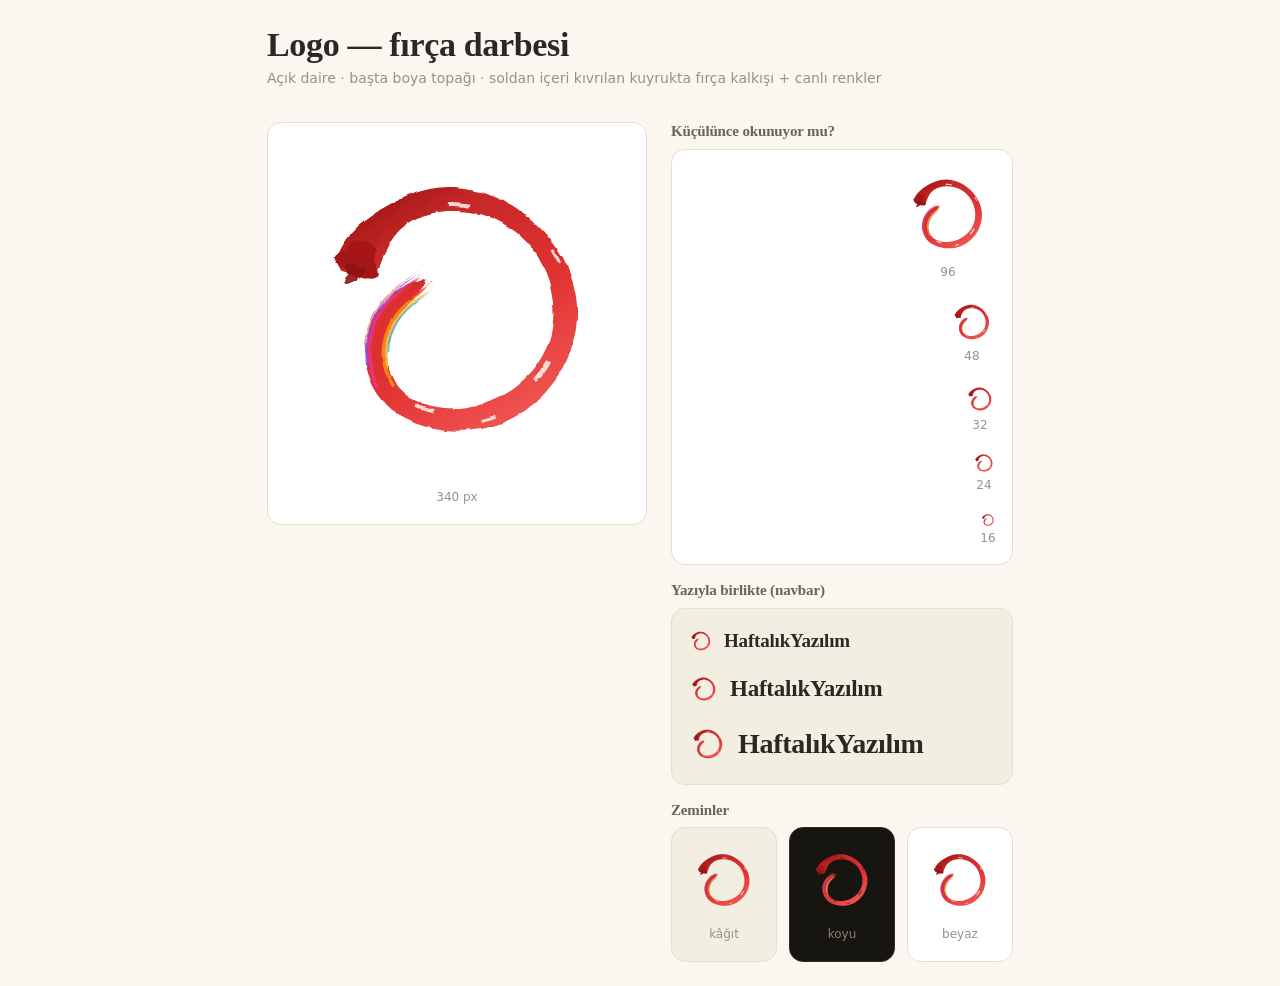
<file: src/HaftalikYazilim.Web/wwwroot/logo.html>
<!DOCTYPE html>
<html lang="tr">
<head>
  <meta charset="UTF-8" />
  <meta name="viewport" content="width=device-width, initial-scale=1" />
  <title>Logo önizleme — HaftalıkYazılım</title>
  <link rel="stylesheet" href="assets/css/theme.css" />
  <link rel="stylesheet" href="assets/css/site.css" />
  <style>
    /* Bu sayfa SADECE tasarım denemesi içindir; logo kesinleşince silinebilir. */
    .wrap { max-width: 1100px; margin: 0 auto; padding: var(--space-5) var(--space-4); }
    .cols { display: grid; grid-template-columns: 380px 1fr; gap: var(--space-5); align-items: start; }
    .tile { background: #fff; border: 1px solid var(--border); border-radius: var(--radius);
            padding: var(--space-4); display: flex; flex-direction: column; align-items: center; gap: var(--space-2); }
    .tile.dark { background: #17150f; border-color: #322d22; color: #ece7db; }
    .tile.paper { background: #f3eee2; }
    .cap { font-size: 12px; color: var(--text-faint); }
    .tile.dark .cap { color: #877d6f; }
    .sizes { display: flex; align-items: flex-end; gap: var(--space-4); flex-wrap: wrap; justify-content: center; }
    .lockup { display: inline-flex; align-items: center; gap: 10px; }
    .word { font-family: var(--font-serif); font-weight: 600; letter-spacing: -0.01em; }
    .stack2 { display: flex; flex-direction: column; gap: var(--space-4); }
    h2 { font-size: 15px; margin: 0 0 var(--space-2); color: var(--text-soft); }
  </style>
</head>
<body>
  <div class="wrap stack2">
    <div>
      <h1 style="margin:0">Logo — fırça darbesi</h1>
      <p class="cap" style="font-size:14px">Açık daire · başta boya topağı · soldan içeri kıvrılan kuyrukta fırça kalkışı + canlı renkler</p>
    </div>

    <div class="cols">
      <!-- Büyük -->
      <div class="tile"><img src="assets/img/logo.svg" width="340" height="340" alt="" /><span class="cap">340 px</span></div>

      <div class="stack2">
        <!-- Küçük boyutlar -->
        <div>
          <h2>Küçülünce okunuyor mu?</h2>
          <div class="tile sizes">
            <div style="text-align:center"><img src="assets/img/logo.svg" width="96" height="96" alt="" /><div class="cap">96</div></div>
            <div style="text-align:center"><img src="assets/img/logo.svg" width="48" height="48" alt="" /><div class="cap">48</div></div>
            <div style="text-align:center"><img src="assets/img/logo.svg" width="32" height="32" alt="" /><div class="cap">32</div></div>
            <div style="text-align:center"><img src="assets/img/logo.svg" width="24" height="24" alt="" /><div class="cap">24</div></div>
            <div style="text-align:center"><img src="assets/img/logo.svg" width="16" height="16" alt="" /><div class="cap">16</div></div>
          </div>
        </div>

        <!-- Navbar kilidi -->
        <div>
          <h2>Yazıyla birlikte (navbar)</h2>
          <div class="tile paper" style="align-items:flex-start; gap:var(--space-3)">
            <div class="lockup"><img src="assets/img/logo.svg" width="26" height="26" alt="" /><span class="word" style="font-size:19px">HaftalıkYazılım</span></div>
            <div class="lockup"><img src="assets/img/logo.svg" width="32" height="32" alt="" /><span class="word" style="font-size:23px">HaftalıkYazılım</span></div>
            <div class="lockup"><img src="assets/img/logo.svg" width="40" height="40" alt="" /><span class="word" style="font-size:28px">HaftalıkYazılım</span></div>
          </div>
        </div>

        <!-- Zeminler -->
        <div>
          <h2>Zeminler</h2>
          <div style="display:grid; grid-template-columns:repeat(3,1fr); gap:var(--space-3)">
            <div class="tile paper"><img src="assets/img/logo.svg" width="72" height="72" alt="" /><span class="cap">kâğıt</span></div>
            <div class="tile dark"><img src="assets/img/logo.svg" width="72" height="72" alt="" /><span class="cap">koyu</span></div>
            <div class="tile"><img src="assets/img/logo.svg" width="72" height="72" alt="" /><span class="cap">beyaz</span></div>
          </div>
        </div>
      </div>
    </div>
  </div>
</body>
</html>
</file>
<file: src/HaftalikYazilim.Web/wwwroot/assets/css/theme.css>
/* ==========================================================================
   TEMA / TASARIM DEĞİŞKENLERİ  (design tokens)
   ==========================================================================
   Sitenin TÜM renkleri, yazı tipleri, boşlukları, gölgeleri ve hareket (animasyon)
   ayarları burada TEK yerde. site.css bunları kullanır; orada sabit değer yazmayız.

   → Bir şeyi değiştirmek istediğinde önce BURAYA bak.

   TASARIM YÖNÜ (neden böyle):
   Amaç sakin, göze dinlendirici ama okumaya/yazmaya teşvik eden bir arayüz.
   Araştırmaya dayanan seçimler:
     • Zemin bembeyaz değil, sıcak "kâğıt" tonu → parıltı azalır, göz yorulmaz,
       okuma süresi uzar, "eski bir kitap / sakin bir kafe" hissi verir.
     • Metin saf siyah değil, sıcak "mürekkep" tonu → daha yumuşak, editoryal.
     • Tek güçlü vurgu rengi: koyu çam yeşili. Yeşil = denge, odak, "ilerleme".
       Sakin ama harekete geçirir. (Mavi teknoloji bloglarından da ayrışır.)
     • İkincil mikro-vurgu: kiremit/kil rengi. Sadece küçük yerlerde (yeni rozeti,
       bağlantı altı çizgisi, ⓘ) sıcaklık katmak için.
     • Düşük doygunluk her yerde; sadece vurgu renkleri canlı. Sakin paletler
       göz hareketini yavaşlatır, okuma seansını uzatır, güven hissi verir.
     • Başlıklar SERIF (kitap/dergi hissi) → "okumaya değer" algısı, tıklama isteği.
   ========================================================================== */

:root {
  /* ---- Marka / vurgu ---- */
  --brand: #1f6f5c;            /* ana vurgu: koyu çam yeşili (butonlar, linkler, aktif menü) */
  --brand-dark: #185848;       /* hover / basılı hâl */
  --brand-weak: #e8f1ec;       /* çok açık yeşil zemin (rozet, aktif menü arka planı) */
  --on-brand: #ffffff;         /* yeşil zemin üstündeki yazı */

  --accent-2: #c1653f;         /* ikincil mikro-vurgu: kiremit/kil. SADECE küçük yerlerde. */
  --accent-2-weak: #f6e7de;

  /* ---- Metin (sıcak mürekkep tonları) ---- */
  --text: #2b2724;             /* ana metin */
  --text-soft: #6b6259;        /* ikincil (tarih, özet, yazar) */
  --text-faint: #9a9086;       /* en silik (ipuçları) */

  /* ---- Yüzeyler (sıcak kâğıt tonları) ---- */
  --bg: #faf7f0;               /* sayfa zemini — sıcak fildişi */
  --bg-soft: #f3eee2;          /* hafif bölüm zemini */
  --bg-inset: #efe9db;         /* input zemini */
  --surface: #fffdf8;          /* kartların zemini (zeminden bir tık temiz) */
  --border: #e6ded0;           /* ince çizgiler, kart kenarı */
  --border-strong: #d8cdb9;    /* hover'da kenar */

  /* ---- Durum renkleri ---- */
  --danger: #b1442f;
  --danger-dark: #933725;
  --success: #1f6f5c;          /* "yayında" — marka yeşiliyle aynı, tutarlı */
  --warning: #a9701f;          /* "taslak" */

  /* ---- Tipografi ---- */
  /* Başlıklar: sistem serif yığını (ekstra font indirmeden dergi hissi).
     Webfont istersen: buraya '"Söhne", ...' gibi ekle + index'te <link> ver. */
  --font-serif: "Iowan Old Style", "Palatino Linotype", "Palatino", "Book Antiqua",
                "Georgia", "Times New Roman", serif;
  /* Gövde + arayüz: humanist sans */
  --font-sans: system-ui, -apple-system, "Segoe UI", "Inter", Roboto,
               "Helvetica Neue", Arial, sans-serif;
  --font-mono: ui-monospace, SFMono-Regular, Menlo, Consolas, "Liberation Mono", monospace;

  --fs-sm: 0.875rem;           /* 14px — meta, ipucu */
  --fs-base: 1.0625rem;        /* 17px — gövde (16px tabanın biraz üstü, konfor için) */
  --fs-lg: 1.1875rem;          /* 19px */
  --fs-xl: 1.5rem;             /* 24px */
  --fs-2xl: 2.125rem;          /* 34px */
  --fs-3xl: 2.75rem;           /* 44px — anasayfa başlığı */
  --lh: 1.7;                   /* gövde satır yüksekliği (uzun metin için ≥1.5 önerilir) */
  --lh-tight: 1.25;            /* başlıklar */
  --measure: 66ch;             /* ideal satır uzunluğu ~50–75 karakter; 66 en iyisi */

  /* ---- Boşluk ölçeği ---- */
  --space-1: 0.25rem;
  --space-2: 0.5rem;
  --space-3: 0.75rem;
  --space-4: 1rem;
  --space-5: 1.5rem;
  --space-6: 2rem;
  --space-7: 3rem;
  --space-8: 4.5rem;

  /* ---- Biçim ---- */
  --radius: 14px;              /* kartlar — biraz daha yuvarlak = daha davetkâr */
  --radius-sm: 8px;
  --radius-pill: 999px;

  /* ---- Yükseklik / gölge (sıcak tonlu, katmanlı) ---- */
  --e1: 0 1px 2px rgba(43, 39, 36, 0.06), 0 1px 3px rgba(43, 39, 36, 0.05);
  --e2: 0 2px 6px rgba(43, 39, 36, 0.06), 0 10px 24px rgba(43, 39, 36, 0.07);
  --e3: 0 6px 16px rgba(43, 39, 36, 0.09), 0 22px 48px rgba(43, 39, 36, 0.11);
  /* eski isimler (geriye dönük uyum) */
  --shadow-sm: var(--e1);
  --shadow: var(--e2);
  --shadow-lift: var(--e3);

  /* ---- Hareket (animasyon) ---- */
  /* Mikro etkileşimler kısa ve sakin: 160–220ms, "ease-out". */
  --dur: 180ms;
  --dur-slow: 280ms;
  --ease: cubic-bezier(0.2, 0, 0, 1);   /* giriş / kullanıcı tepkisi için ideal eğri */

  /* ---- Yerleşim ---- */
  --content-width: 900px;
  --header-height: 62px;
}

/* --------------------------------------------------------------------------
   KARANLIK TEMA (isteğe bağlı) — sıcak koyu, mavi-siyah değil.
   Zemin doygunluğu ve parlaklığı düşük tutuldu → hangi ton olursa olsun "sakin".
   İstemiyorsan bu bloğu tümüyle silebilirsin.
   -------------------------------------------------------------------------- */
@media (prefers-color-scheme: dark) {
  :root {
    --brand: #4fb89e;
    --brand-dark: #3fa78e;
    --brand-weak: #16261f;
    --on-brand: #10201b;

    --accent-2: #e08a5f;
    --accent-2-weak: #2c1f18;

    --text: #ece7db;
    --text-soft: #b4aa9b;
    --text-faint: #877d6f;

    --bg: #17150f;
    --bg-soft: #1e1b14;
    --bg-inset: #242017;
    --surface: #201d15;
    --border: #322d22;
    --border-strong: #453e30;

    --danger: #e07a5f;
    --danger-dark: #e58f77;
    --warning: #d8a24a;

    --e1: 0 1px 2px rgba(0, 0, 0, 0.45), 0 1px 3px rgba(0, 0, 0, 0.4);
    --e2: 0 2px 6px rgba(0, 0, 0, 0.5), 0 10px 24px rgba(0, 0, 0, 0.45);
    --e3: 0 6px 16px rgba(0, 0, 0, 0.55), 0 22px 48px rgba(0, 0, 0, 0.55);
  }
}
</file>
<file: src/HaftalikYazilim.Web/wwwroot/assets/css/site.css>
/* ==========================================================================
   site.css — YERLEŞİM ve BİLEŞEN stilleri
   ==========================================================================
   Renk/ölçü/gölge/hareket değerleri buraya YAZILMAZ; hepsi theme.css'ten
   var(--...) ile gelir. Temayı tek dosyadan değiştirebilmen için.

   İçindekiler:
     1.  Sıfırlama + temel tipografi + hareket tercihi (reduced-motion)
     2.  Yerleşim iskeleti (.page, başlık, alt bilgi)
     3.  Üst menü (navbar)          → assets/js/nav.js
     4.  Butonlar
     5.  Form alanları
     6.  Yazı kartları + liste + rozetler + "yüzen" hover etkisi
     7.  ⓘ Bilgi baloncuğu (popover) → assets/js/popover.js
     8.  Boş durum / uyarı / durum metni
     9.  Yüzen "+" butonu (FAB)
     10. Bildirim (toast)
     11. PDF görüntüleyici + okuma ilerleme çubuğu → pdf-viewer.js / oku.js
     12. Basit tablo (yönetim)
     13. Anasayfa (hero) + bölümler
     14. Küçük yardımcı sınıflar
     15. Duyarlı (responsive) düzeltmeler
   ========================================================================== */

/* 1. SIFIRLAMA + TEMEL --------------------------------------------------- */
*,
*::before,
*::after {
  box-sizing: border-box;
}

html {
  font-size: 100%;
  -webkit-text-size-adjust: 100%;
  scroll-behavior: smooth;
}

body {
  margin: 0;
  font-family: var(--font-sans);
  font-size: var(--fs-base);
  line-height: var(--lh);
  color: var(--text);
  background: var(--bg);
  min-height: 100dvh;
  display: flex;
  flex-direction: column;
  /* Sıcak kâğıt zeminde metin daha net otursun */
  -webkit-font-smoothing: antialiased;
  text-rendering: optimizeLegibility;
}

/* Başlıklar SERIF — editoryal / "okumaya değer" hissi */
h1, h2, h3, h4 {
  font-family: var(--font-serif);
  line-height: var(--lh-tight);
  margin: 0 0 var(--space-3);
  font-weight: 600;
  letter-spacing: -0.01em;
}
h1 { font-size: var(--fs-2xl); }
h2 { font-size: var(--fs-xl); }
h3 { font-size: var(--fs-lg); }

p { margin: 0 0 var(--space-4); }

a {
  color: var(--brand);
  text-decoration: none;
  transition: color var(--dur) var(--ease);
}
a:hover { color: var(--brand-dark); }

img { max-width: 100%; display: block; }

/* Klavye ile gezenler için sıcak, belirgin ama sert olmayan odak halkası */
:focus-visible {
  outline: 2px solid var(--brand);
  outline-offset: 3px;
  border-radius: var(--radius-sm);
}

/*
  hidden özniteliği HER ZAMAN gizlesin (bkz. önceki not — .btn{display:flex} gibi
  kurallar bunu ezebiliyor). JS'te el.hidden = true/false ile aç/kapa yapıyoruz.
*/
[hidden] { display: none !important; }

/*
  HAREKET TERCİHİ:
  Kullanıcı işletim sisteminde "hareketi azalt" dediyse tüm animasyon/geçişleri
  neredeyse kapat. Renk/opaklık geri bildirimi kalır, kayma/büyüme gider.
*/
@media (prefers-reduced-motion: reduce) {
  *,
  *::before,
  *::after {
    animation-duration: 0.001ms !important;
    animation-iteration-count: 1 !important;
    transition-duration: 0.001ms !important;
    scroll-behavior: auto !important;
  }
}

/* 2. YERLEŞİM İSKELETİ ------------------------------------------------- */
.page {
  flex: 1;
  width: 100%;
  max-width: var(--content-width);
  margin: 0 auto;
  padding: var(--space-7) var(--space-4) var(--space-8);
}
.page--wide {
  max-width: none;
  padding: 0;
}

.site-header {
  position: sticky;
  top: 0;
  z-index: 50;
  background: color-mix(in srgb, var(--bg) 88%, transparent);
  backdrop-filter: saturate(1.4) blur(8px);
  border-bottom: 1px solid var(--border);
}

.site-footer {
  border-top: 1px solid var(--border);
  background: var(--bg-soft);
  color: var(--text-soft);
  font-size: var(--fs-sm);
}
.site-footer__inner {
  max-width: var(--content-width);
  margin: 0 auto;
  padding: var(--space-5) var(--space-4);
  display: flex;
  justify-content: space-between;
  align-items: center;
  gap: var(--space-3);
  flex-wrap: wrap;
}

/* Dil seçimi (TR / EN) — alt bilginin sağında küçük iki düğme */
.lang-switch {
  display: inline-flex;
  gap: 4px;
}
.lang-switch button {
  border: 1px solid var(--border-strong);
  border-radius: var(--radius-sm);
  background: var(--surface);
  color: var(--text-soft);
  font: inherit;
  font-size: var(--fs-sm);
  font-weight: 700;
  letter-spacing: 0.02em;
  padding: 3px 9px;
  cursor: pointer;
  transition: border-color var(--dur) var(--ease), color var(--dur) var(--ease);
}
.lang-switch button:hover {
  border-color: var(--text-faint);
  color: var(--text);
}
.lang-switch button[aria-pressed="true"] {
  background: var(--brand);
  border-color: var(--brand);
  color: var(--on-brand);
  cursor: default;
}

/* 3. ÜST MENÜ (navbar) ---------------------------------------------- */
.nav__inner {
  max-width: var(--content-width);
  margin: 0 auto;
  height: var(--header-height);
  padding: 0 var(--space-4);
  display: flex;
  align-items: center;
  justify-content: space-between;
  gap: var(--space-4);
}
.nav__left {
  display: flex;
  align-items: center;
  gap: var(--space-5);
  min-width: 0;
}
.nav__brand {
  display: inline-flex;
  align-items: center;
  gap: var(--space-2);
  color: var(--text);
  font-family: var(--font-serif);
  font-weight: 600;
  font-size: var(--fs-lg);
  white-space: nowrap;
}
.nav__brand:hover { color: var(--text); }
/* Fırça darbesi logosu (assets/img/logo.svg). Boyutu değiştirmek istersen burası. */
.nav__logo {
  display: block;
  width: 26px;
  height: 26px;
  flex-shrink: 0;
}

.nav__links {
  display: flex;
  align-items: center;
  gap: var(--space-1);
}
.nav__link {
  padding: var(--space-2) var(--space-3);
  border-radius: var(--radius-sm);
  color: var(--text-soft);
  font-weight: 500;
  transition: color var(--dur) var(--ease), background-color var(--dur) var(--ease);
}
.nav__link:hover {
  color: var(--text);
  background: var(--bg-soft);
}
.nav__link.is-active {
  color: var(--brand);
  background: var(--brand-weak);
}

.nav__usermenu { position: relative; }
.nav__user {
  display: inline-flex;
  align-items: center;
  gap: var(--space-2);
  padding: var(--space-2) var(--space-3);
  border: 1px solid var(--border);
  border-radius: var(--radius-pill);
  background: var(--surface);
  color: var(--text);
  font: inherit;
  font-weight: 500;
  cursor: pointer;
  max-width: 220px;
  transition: border-color var(--dur) var(--ease), background-color var(--dur) var(--ease);
}
.nav__user:hover {
  background: var(--bg-soft);
  border-color: var(--border-strong);
  color: var(--text);
}
.nav__usericon { display: inline-flex; color: var(--text-soft); }
.nav__userlabel {
  overflow: hidden;
  text-overflow: ellipsis;
  white-space: nowrap;
}

.nav__menu {
  position: absolute;
  right: 0;
  top: calc(100% + var(--space-2));
  min-width: 180px;
  background: var(--surface);
  border: 1px solid var(--border);
  border-radius: var(--radius);
  box-shadow: var(--e3);
  padding: var(--space-1);
  display: flex;
  flex-direction: column;
  animation: pop-in var(--dur) var(--ease);
}
.nav__menuitem {
  display: block;
  width: 100%;
  text-align: left;
  padding: var(--space-2) var(--space-3);
  border: 0;
  border-radius: var(--radius-sm);
  background: transparent;
  color: var(--text);
  font: inherit;
  cursor: pointer;
}
.nav__menuitem:hover { background: var(--bg-soft); color: var(--text); }
.nav__menuitem.is-active { color: var(--brand); }
.nav__menuitem--danger { color: var(--danger); }

/* 4. BUTONLAR ----------------------------------------------------- */
.btn {
  display: inline-flex;
  align-items: center;
  justify-content: center;
  gap: var(--space-2);
  padding: var(--space-2) var(--space-4);
  min-height: 42px;
  border: 1px solid var(--border-strong);
  border-radius: var(--radius-sm);
  background: var(--surface);
  color: var(--text);
  font: inherit;
  font-weight: 600;
  cursor: pointer;
  text-decoration: none;
  transition: background-color var(--dur) var(--ease),
              border-color var(--dur) var(--ease),
              transform var(--dur) var(--ease),
              box-shadow var(--dur) var(--ease);
}
.btn:hover {
  background: var(--bg-soft);
  border-color: var(--text-faint);
  color: var(--text);
}
/* Basınca hafifçe "içeri" — dokunsal geri bildirim */
.btn:active { transform: scale(0.98); }
.btn:disabled,
.btn[aria-disabled="true"] {
  opacity: 0.55;
  cursor: not-allowed;
  transform: none;
}

.btn--primary {
  background: var(--brand);
  border-color: var(--brand);
  color: var(--on-brand);
  box-shadow: 0 1px 2px rgba(31, 111, 92, 0.25);
}
.btn--primary:hover {
  background: var(--brand-dark);
  border-color: var(--brand-dark);
  color: var(--on-brand);
}

.btn--danger {
  background: var(--danger);
  border-color: var(--danger);
  color: #fff;
}
.btn--danger:hover {
  background: var(--danger-dark);
  border-color: var(--danger-dark);
  color: #fff;
}

.btn--ghost {
  border-color: transparent;
  background: transparent;
}
.btn--ghost:hover { background: var(--bg-soft); }

.btn--sm {
  min-height: 34px;
  padding: var(--space-1) var(--space-3);
  font-size: var(--fs-sm);
}

/* Tam genişlik buton (form altındaki "Taslak olarak kaydet" / "Yayınla") */
.btn--block { display: flex; width: 100%; }

/* Kaydedildi/onay hâli — açık yeşil */
.btn--ok {
  background: var(--brand-weak);
  border-color: var(--success);
  color: var(--brand-dark);
}

/* Geri bağlantısı — "← Yazılarım" (hap görünümlü, sade ama belirgin) */
.backlink {
  align-self: flex-start;
  display: inline-flex;
  align-items: center;
  gap: var(--space-1);
  padding: var(--space-1) var(--space-3);
  border: 1px solid var(--border);
  border-radius: 999px;
  background: var(--surface);
  color: var(--text-soft);
  font-size: var(--fs-sm);
  font-weight: 600;
  text-decoration: none;
  transition: color var(--dur) var(--ease), border-color var(--dur) var(--ease),
              background-color var(--dur) var(--ease);
}
.backlink:hover {
  color: var(--text);
  border-color: var(--border-strong);
  background: var(--bg-soft);
  text-decoration: none;
}

/* ---- Yazı formu: PDF alanı ---- */
/* "PDF seç" düğmesi (henüz dosya yokken) */
.pdf-pick {
  width: 100%;
  border-style: dashed;
  color: var(--text-soft);
  gap: var(--space-2);
}
.pdf-pick:hover { color: var(--text); border-color: var(--border-strong); background: var(--bg-soft); }
.btn__ico { display: inline-flex; align-items: center; }

/* Seçilen / mevcut PDF'i gösteren kart */
.pdf-card {
  display: flex;
  align-items: center;
  gap: var(--space-3);
  padding: var(--space-3);
  border: 1px solid var(--border);
  border-radius: var(--radius-sm);
  background: var(--surface);
}
.pdf-card__icon { color: var(--danger); flex-shrink: 0; display: inline-flex; }
.pdf-card__meta { display: flex; flex-direction: column; min-width: 0; flex: 1; }
.pdf-card__name {
  font-weight: 600;
  overflow: hidden;
  text-overflow: ellipsis;
  white-space: nowrap;
}
.pdf-card__size { font-size: var(--fs-sm); color: var(--text-faint); }
.pdf-card__actions { display: flex; align-items: center; gap: var(--space-2); flex-shrink: 0; }

/* Yükleme ilerlemesi */
.upload-progress { display: flex; flex-direction: column; gap: var(--space-1); }
.upload-progress__track {
  height: 6px;
  border-radius: 999px;
  background: var(--bg-inset);
  overflow: hidden;
}
.upload-progress__track > span {
  display: block;
  height: 100%;
  width: 0%;
  background: var(--brand);
  transition: width 120ms linear;
}
.upload-progress__label { font-size: var(--fs-sm); color: var(--text-soft); }
/* Dosyasız kayıt: yüzde yok → "çalışıyor" kayan animasyonu */
.upload-progress--indet .upload-progress__track > span {
  width: 40%;
  transition: none;
  animation: indet 1s ease-in-out infinite;
}
@keyframes indet {
  0%   { transform: translateX(-120%); }
  100% { transform: translateX(320%); }
}
@media (prefers-reduced-motion: reduce) {
  .upload-progress--indet .upload-progress__track > span { animation: none; width: 100%; }
}

/* Yayınlandı paneli (düğme satırının yerine geçer) */
.publish-done {
  display: flex;
  flex-direction: column;
  gap: var(--space-2);
  padding: var(--space-4);
  border: 1px solid var(--success);
  border-radius: var(--radius-sm);
  background: var(--brand-weak);
}
.publish-done__msg { font-weight: 700; color: var(--brand-dark); }

/* Alan altı UYARI metni (kutu değil) */
.field__hint--warn { color: var(--danger); }
/* Form geneli hata (ağ/sunucu) — sade metin */
.form-error {
  color: var(--danger);
  font-size: var(--fs-sm);
  margin: 0;
}

/* Sadece ikon taşıyan buton (çöp kutusu, ⓘ, PDF araç çubuğu) */
.icon-btn {
  display: inline-flex;
  align-items: center;
  justify-content: center;
  width: 36px;
  height: 36px;
  border: 1px solid var(--border);
  border-radius: var(--radius-sm);
  background: var(--surface);
  color: var(--text-soft);
  cursor: pointer;
  padding: 0;
  transition: background-color var(--dur) var(--ease),
              color var(--dur) var(--ease),
              border-color var(--dur) var(--ease);
}
.icon-btn:hover {
  background: var(--bg-soft);
  color: var(--text);
  border-color: var(--border-strong);
}
.icon-btn--danger:hover {
  background: var(--danger);
  border-color: var(--danger);
  color: #fff;
}
.icon-btn--info:hover {
  background: var(--accent-2-weak);
  border-color: var(--accent-2);
  color: var(--accent-2);
}

/* 5. FORM ALANLARI --------------------------------------------- */
.field {
  display: flex;
  flex-direction: column;
  gap: var(--space-2);
  margin-bottom: var(--space-4);
}
.field__label { font-weight: 600; font-size: var(--fs-sm); }
.field__hint { font-size: var(--fs-sm); color: var(--text-faint); }

.input,
.textarea,
.select {
  width: 100%;
  padding: var(--space-3);
  border: 1px solid var(--border-strong);
  border-radius: var(--radius-sm);
  background: var(--bg-inset);
  color: var(--text);
  font: inherit;
  transition: border-color var(--dur) var(--ease), background-color var(--dur) var(--ease);
}
.input:focus,
.textarea:focus,
.select:focus {
  border-color: var(--brand);
  background: var(--surface);
  outline: none;
}
.textarea { min-height: 130px; resize: vertical; line-height: var(--lh); }
.input[type="file"] { padding: var(--space-2); background: var(--surface); }

/* Salt okunur alan (ör. profil e-postası): kutu değil, etiketin altında sade
   metin gibi görünsün — düzenlenemeyeceği ilk bakışta belli olsun. */
.input[readonly] {
  border-color: transparent;
  background: transparent;
  color: var(--text-soft);
  padding-left: 0;
  padding-right: 0;
  cursor: default;
}
.input[readonly]:focus { border-color: transparent; background: transparent; }

/* 6. YAZI KARTLARI + LİSTE + ROZETLER ------------------------- */
.article-list {
  display: flex;
  flex-direction: column;
  gap: var(--space-5);
  list-style: none;
  margin: 0;
  padding: 0;
}

/*
  KART: sakin dururken düz, hover'da hafifçe "yükselir" (yüzer gibi).
  translateY(-4px) + gölge bir kademe artar + kenar ısınır + başlık yeşile döner.
  Araştırma: küçük hover-lift + katmanlı gölge = temiz, davetkâr "derinlik".
*/
.article-card {
  position: relative;
  border: 1px solid var(--border);
  border-radius: var(--radius);
  background: var(--surface);
  box-shadow: var(--e1);
  padding: var(--space-5);
  display: flex;
  flex-direction: column;
  gap: var(--space-3);
  cursor: pointer;
  transition: transform var(--dur) var(--ease),
              box-shadow var(--dur) var(--ease),
              border-color var(--dur) var(--ease);
}
.article-card:hover {
  transform: translateY(-4px);
  box-shadow: var(--e3);
  border-color: var(--border-strong);
}
.article-card:focus-visible {
  outline: 2px solid var(--brand);
  outline-offset: 3px;
}
/* Tıklanınca çok hafif geri otur */
.article-card:active { transform: translateY(-1px); }

.article-card__head {
  display: flex;
  align-items: flex-start;
  justify-content: space-between;
  gap: var(--space-3);
}
.article-card__title {
  margin: 0;
  font-size: var(--fs-lg);
  color: var(--text);
  transition: color var(--dur) var(--ease);
}
/* Başlık bir <a> ama rengini/çizgisini karttan alsın (link mavisi/yeşili görünmesin) */
.article-card__title a {
  color: inherit;
  text-decoration: none;
}
.article-card:hover .article-card__title { color: var(--brand); }

/*
  Alt satır — YIĞILMA YOK:
    SOL: [durum?] [avatar+ad] · [tarih]      SAĞ: [Yeni] [PDF indir]
*/
.article-card__foot {
  display: flex;
  align-items: center;
  justify-content: space-between;
  gap: var(--space-3);
  flex-wrap: wrap;
  font-size: var(--fs-sm);
  color: var(--text-faint);
  margin-top: var(--space-1);
}
.article-card__identity {
  display: flex;
  align-items: center;
  gap: var(--space-2);
  min-width: 0;
  flex-wrap: wrap;
}
.article-card__foot-actions {
  display: flex;
  align-items: center;
  gap: var(--space-3);
  flex-shrink: 0;
}
/* Tıklanabilir "avatar + ad" — profile götürür */
.article-card__author {
  display: inline-flex;
  align-items: center;
  gap: var(--space-2);
  color: var(--text-soft);
  font-weight: 500;
}
.article-card__author:hover { color: var(--brand); text-decoration: none; }
.article-card__dot { opacity: 0.5; }
/* Sessiz "PDF indir" */
.article-card__dl {
  display: inline-flex;
  align-items: center;
  gap: 4px;
  color: var(--text-faint);
  font-weight: 600;
}
.article-card__dl:hover { color: var(--brand); text-decoration: none; }

/* Sağ üst köşedeki tekil aksiyonlar (ⓘ / çöp kutusu) */
.article-card__corner {
  flex-shrink: 0;
  display: flex;
  gap: var(--space-2);
}

.badge {
  display: inline-flex;
  align-items: center;
  padding: 3px var(--space-2);
  border-radius: var(--radius-pill);
  font-size: 0.72rem;
  font-weight: 700;
  text-transform: uppercase;
  letter-spacing: 0.04em;
}
.badge--draft {
  background: color-mix(in srgb, var(--warning) 16%, transparent);
  color: var(--warning);
}
.badge--published {
  background: var(--brand-weak);
  color: var(--brand);
}
/* "Yeni" — kiremit mikro-vurgu; son ~10 günde yayımlananlarda tazelik hissi */
.badge--new {
  background: var(--accent-2-weak);
  color: var(--accent-2);
}

/*
  GİRİŞ ANİMASYONU: kartlar sayfaya "belirir" gibi gelir (fade + hafif yukarı).
  assets/js/motion.js kartı görünce .is-in ekler; stagger (kademe) inline style ile.
  reduced-motion'da bu blok zaten etkisiz (yukarıdaki global kural sıfırlıyor).
*/
.reveal {
  opacity: 0;
  transform: translateY(12px);
  transition: opacity var(--dur-slow) var(--ease), transform var(--dur-slow) var(--ease);
}
.reveal.is-in {
  opacity: 1;
  transform: none;
}

/* 7. ⓘ BİLGİ BALONCUĞU (popover) ----------------------------- */
.popover {
  position: fixed;               /* JS konumlandırır */
  z-index: 80;
  max-width: 320px;
  /* İçerik (uzun özet + madde listesi) o taraftaki boşluğa sığmayabilir; JS
     max-height'i buna göre ayarlar, taşan kısım ekran dışına kesilmek yerine
     baloncuğun İÇİNDE kayar. */
  overflow-y: auto;
  background: var(--surface);
  border: 1px solid var(--border-strong);
  border-radius: var(--radius);
  box-shadow: var(--e3);
  padding: var(--space-4);
  color: var(--text);
  font-size: var(--fs-sm);
  line-height: 1.55;
  animation: pop-in var(--dur) var(--ease);
}
.popover__title {
  font-family: var(--font-serif);
  font-size: var(--fs-base);
  margin: 0 0 var(--space-2);
}
.popover__row {
  display: flex;
  justify-content: space-between;
  gap: var(--space-3);
  color: var(--text-soft);
  padding: 2px 0;
}
.popover__row span:last-child { color: var(--text); font-variant-numeric: tabular-nums; }
.popover__sep { height: 1px; background: var(--border); margin: var(--space-2) 0; }

/* ⓘ baloncuğundaki TAM biçimlendirilmiş özet (bkz. format-text.js) */
.popover__summary .fmt-p { margin: 0 0 var(--space-2); }
.popover__summary .fmt-list {
  margin: 0 0 var(--space-2);
  padding-left: 1.2em;
}
.popover__summary .fmt-list li { margin: 2px 0; }
.popover__summary .fmt-p:last-child,
.popover__summary .fmt-list:last-child { margin-bottom: 0; }

@keyframes pop-in {
  from { opacity: 0; transform: translateY(4px) scale(0.98); }
  to   { opacity: 1; transform: none; }
}

/* 8. BOŞ DURUM / UYARI / DURUM ------------------------------- */
.state {
  text-align: center;
  padding: var(--space-8) var(--space-4);
  color: var(--text-soft);
}
.state__title {
  font-family: var(--font-serif);
  font-size: var(--fs-lg);
  color: var(--text);
  margin-bottom: var(--space-2);
}
/* Davetkâr boş durum (ör. "ilk yazını bırak") */
.invite {
  background: linear-gradient(180deg, var(--brand-weak), transparent);
  border: 1px dashed var(--border-strong);
  border-radius: var(--radius);
  padding: var(--space-7) var(--space-5);
  text-align: center;
}
.invite__title {
  font-family: var(--font-serif);
  font-size: var(--fs-xl);
  color: var(--text);
  margin-bottom: var(--space-2);
}

/*
  Uyarı / hata kutusu — sade, gövde fontuyla, soldan renkli çizgi.
  Büyük dolu kırmızı blok değil; sayfanın geri kalanıyla "çarpışmaz".
*/
.alert {
  font-family: var(--font-sans);
  font-size: var(--fs-sm);
  line-height: 1.5;
  padding: var(--space-2) var(--space-3);
  border-radius: var(--radius-sm);
  border: 1px solid var(--border);
  border-left-width: 3px;
  background: var(--bg-soft);
  color: var(--text);
  margin-bottom: var(--space-4);
}
.alert--error {
  border-left-color: var(--danger);
  background: color-mix(in srgb, var(--danger) 6%, var(--bg-soft));
}
.alert--info {
  border-left-color: var(--brand);
  background: color-mix(in srgb, var(--brand) 6%, var(--bg-soft));
}

/* 9. YÜZEN "+" BUTONU (FAB) --------------------------------- */
.fab {
  position: fixed;
  right: var(--space-6);
  bottom: var(--space-6);
  width: 58px;
  height: 58px;
  border-radius: var(--radius-pill);
  border: none;
  background: var(--brand);
  color: var(--on-brand);
  box-shadow: var(--e3);
  display: inline-flex;
  align-items: center;
  justify-content: center;
  cursor: pointer;
  z-index: 40;
  transition: transform var(--dur) var(--ease), background-color var(--dur) var(--ease);
}
.fab:hover {
  background: var(--brand-dark);
  color: var(--on-brand);
  transform: translateY(-2px) scale(1.04);
}
.fab:active { transform: scale(0.96); }

/* 10. BİLDİRİM (toast) ------------------------------------- */
#toast-host {
  position: fixed;
  left: 50%;
  bottom: var(--space-6);
  transform: translateX(-50%);
  display: flex;
  flex-direction: column;
  gap: var(--space-2);
  z-index: 100;
  pointer-events: none;
}
.toast {
  padding: var(--space-3) var(--space-4);
  border-radius: var(--radius-sm);
  background: var(--text);
  color: var(--bg);
  box-shadow: var(--e3);
  opacity: 0;
  transform: translateY(10px);
  transition: opacity var(--dur-slow) var(--ease), transform var(--dur-slow) var(--ease);
  font-size: var(--fs-sm);
}
.toast--in { opacity: 1; transform: translateY(0); }
.toast--error { background: var(--danger); color: #fff; }
.toast--success { background: var(--brand); color: var(--on-brand); }

/* 11. PDF GÖRÜNTÜLEYİCİ + OKUMA İLERLEMESİ ---------------- */
.pdfv {
  display: flex;
  flex-direction: column;
  /* Sabit yükseklik YOK: görüntüleyici içeriği kadar uzar. Böylece sayfada
     TEK dikey kaydırma olur (belgenin kendi kaydırması) ve altındaki yorumlar
     doğal olarak PDF'in ardından gelir. min-height sadece kısa PDF'lerde
     okuma alanının "dolu" görünmesi için. */
  min-height: calc(100dvh - var(--header-height));
  background: var(--bg-soft);
  border-bottom: 1px solid var(--border);
}
.pdfv__toolbar {
  /* Araç çubuğu, sayfa kayarken üstte sabit kalır (menü + okuma çubuğunun
     hemen altında). z-index: header 50 > okuma çubuğu 30 > bu 20. */
  position: sticky;
  top: calc(var(--header-height) + 3px);
  z-index: 20;
  display: flex;
  align-items: center;
  gap: var(--space-2);
  flex-wrap: wrap;
  padding: var(--space-2) var(--space-3);
  background: var(--surface);
  border-bottom: 1px solid var(--border);
}
.pdfv__toolbar-group { display: flex; align-items: center; gap: var(--space-1); }
.pdfv__spacer { flex: 1; }

/* Sayfa gezinme / yakınlaştırma — tek bir yuvarlak "hap" (pill) */
.pdfv__pager {
  display: inline-flex;
  align-items: center;
  border: 1px solid var(--border-strong);
  border-radius: 999px;
  background: var(--surface);
  overflow: hidden;
}
.pdfv__pagerbtn {
  display: inline-flex;
  align-items: center;
  justify-content: center;
  width: 32px;
  height: 32px;
  border: 0;
  background: none;
  color: var(--text-soft);
  cursor: pointer;
  transition: background-color var(--dur) var(--ease), color var(--dur) var(--ease);
}
.pdfv__pagerbtn:hover:not(:disabled) { background: var(--bg-soft); color: var(--text); }
.pdfv__pagerbtn:disabled { opacity: 0.35; cursor: default; }
.pdfv__pagelabel {
  display: inline-flex;
  align-items: baseline;
  gap: 3px;
  padding: 0 var(--space-1);
  font-size: var(--fs-sm);
  font-variant-numeric: tabular-nums;
  color: var(--text-soft);
  white-space: nowrap;
}
.pdfv__pageinput {
  width: 2.2ch;
  min-width: 2.2ch;
  padding: 2px 0;
  border: 0;
  border-bottom: 1px solid transparent;
  background: none;
  color: var(--text);
  font: inherit;
  font-variant-numeric: tabular-nums;
  text-align: center;
}
.pdfv__pageinput:focus {
  outline: none;
  border-bottom-color: var(--brand);
}
.pdfv__pageslash { color: var(--text-faint); }
.pdfv__pager--zoom .pdfv__pagerbtn { width: 34px; }

.pdfv__stage {
  /* flex-shrink: 0 → sahne asla içeriğinden kısa olmaz; yani dikey taşma
     (ve ikinci bir dikey kaydırma çubuğu) oluşmaz. Çok yakınlaştırıldığında
     yalnızca YATAY kaydırma bu kutuda kalır; dikeyde sayfanın kendisi kayar. */
  flex: 1 0 auto;
  overflow-x: auto;
  padding: var(--space-5) var(--space-4);
  display: flex;
  justify-content: center;
  align-items: flex-start;
}
.pdfv__canvas {
  background: #fff;
  box-shadow: var(--e2);
  border-radius: 2px;
  max-width: 100%;
  height: auto;
}
.pdfv__loading { align-self: center; margin: auto; color: var(--text-soft); }

/* Okuma ilerleme çubuğu (oku.html — sayfanın en üstünde ince şerit) */
.readbar {
  position: sticky;
  top: var(--header-height);
  z-index: 30;
  height: 3px;
  background: transparent;
}
.readbar > span {
  display: block;
  height: 100%;
  width: 0%;
  background: var(--brand);
  transition: width var(--dur-slow) var(--ease);
}

/* 12. BASİT TABLO (yönetim) ------------------------------ */
.table-wrap {
  overflow-x: auto;
  border: 1px solid var(--border);
  border-radius: var(--radius);
  background: var(--surface);
}
.table {
  width: 100%;
  border-collapse: collapse;
  font-size: var(--fs-sm);
  min-width: 560px;
}
.table th,
.table td {
  padding: var(--space-3);
  text-align: left;
  border-bottom: 1px solid var(--border);
  white-space: nowrap;
}
.table th { background: var(--bg-soft); font-weight: 700; }
.table tr:last-child td { border-bottom: none; }
.table tbody tr { transition: background-color var(--dur) var(--ease); }
.table tbody tr:hover { background: var(--bg-soft); }

/* 13. ANASAYFA (hero) + BÖLÜMLER ------------------------ */
.hero {
  padding: var(--space-7) 0 var(--space-6);
  border-bottom: 1px solid var(--border);
  margin-bottom: var(--space-6);
}
.hero h1 {
  font-size: var(--fs-3xl);
  margin-bottom: var(--space-4);
}
.hero__lead {
  font-size: var(--fs-lg);
  color: var(--text-soft);
  max-width: var(--measure);
  line-height: var(--lh);
}

.section {
  background: var(--bg-soft);
  border: 1px solid var(--border);
  border-radius: var(--radius);
  padding: var(--space-6);
}
.section + .section { margin-top: var(--space-5); }
.section p { max-width: var(--measure); }

/* Sayfa üstü sakinleştirici giriş cümlesi (Yazılar sayfası) */
.calm-intro {
  font-family: var(--font-serif);
  font-size: var(--fs-lg);
  color: var(--text-soft);
  max-width: var(--measure);
  margin: 0 0 var(--space-2);
}

.contact-line { display: flex; gap: var(--space-2); align-items: center; }

/* 14. YARDIMCI SINIFLAR -------------------------------- */
.stack { display: flex; flex-direction: column; gap: var(--space-4); }
.row { display: flex; gap: var(--space-3); align-items: center; flex-wrap: wrap; }
.row--between { justify-content: space-between; }
.muted { color: var(--text-soft); }
.text-sm { font-size: var(--fs-sm); }
.measure { max-width: var(--measure); }
.mt-0 { margin-top: 0; }
.mb-0 { margin-bottom: 0; }
.hidden { display: none !important; }

/* 15. DUYARLI (responsive) ----------------------------- */
@media (max-width: 640px) {
  /* Dar ekranda yazı gizlenir, logo tek başına kalır → biraz büyüsün. */
  .nav__brandtext { display: none; }
  .nav__logo { width: 30px; height: 30px; }
  .nav__inner { padding: 0 var(--space-3); gap: var(--space-2); }
  .nav__left { gap: var(--space-3); }
  .nav__userlabel { display: none; }
  .page { padding: var(--space-5) var(--space-3) var(--space-7); }
  .hero h1 { font-size: var(--fs-2xl); }
  .article-card { padding: var(--space-4); }
  /* Dokunmatikte hover-lift yerine hafif bir vurgu yeter */
  .article-card:hover { transform: none; box-shadow: var(--e2); }
  .profile-head { flex-direction: column; text-align: center; align-items: center; }
  .avatar-editor { flex-direction: column; align-items: flex-start; }
}

/* ==========================================================================
   16. PROFİL / AVATAR / SAYFALAMA  (sonradan eklendi)
   ========================================================================== */

/* ---- Avatar dairesi (assets/js/avatar.js) ---- */
.avatar {
  position: relative;
  display: inline-flex;
  align-items: center;
  justify-content: center;
  border-radius: var(--radius-pill);
  flex-shrink: 0;
  overflow: hidden;
  color: #fff;
  font-weight: 700;
  line-height: 1;
  user-select: none;
}
/* Fotoğraf: daireyi doldur, çarpıtma yok; kullanıcının odak/zoom ayarı img'e uygulanır. */
.avatar--img > img {
  position: absolute;
  inset: 0;
  width: 100%;
  height: 100%;
  object-fit: cover;
  object-position: center;   /* JS bunu üzerine yazar */
  display: block;
}
.avatar--initials { letter-spacing: 0.02em; }
.avatar--lg { width: 96px; height: 96px; font-size: 34px; }

/* ---- Navbar kullanıcı düğmesindeki avatar ---- */
.nav__user .avatar { width: 24px; height: 24px; font-size: 10px; }

/* ---- Herkese açık profil sayfası ---- */
.profile-head {
  display: flex;
  align-items: center;
  gap: var(--space-5);
}
#profile-about p { max-width: var(--measure); }

/* ---- Profil düzenleme: avatar + kaydırıcılar ---- */
.avatar-editor {
  display: flex;
  align-items: center;
  gap: var(--space-4);
}
.avatar-adjust {
  margin-top: var(--space-3);
  display: grid;
  gap: var(--space-2);
  max-width: 360px;
}
.avatar-adjust label {
  display: grid;
  grid-template-columns: 90px 1fr;
  align-items: center;
  gap: var(--space-3);
  font-size: var(--fs-sm);
  color: var(--text-soft);
}
.avatar-adjust input[type="range"] { width: 100%; accent-color: var(--brand); }

/* ---- ⓘ baloncuğundaki yazar bloğu ---- */
.popover__author {
  display: flex;
  align-items: center;
  gap: var(--space-3);
  color: var(--text);
  padding: var(--space-1) 0;
}
.popover__author:hover { text-decoration: none; }
.popover__author:hover .popover__author-name { color: var(--brand); }
.popover__author-name { font-weight: 700; }
.popover__author-bio { color: var(--text-soft); font-size: var(--fs-sm); }

/* ---- Okuma sayfası künyesi ---- */
.read-byline {
  display: flex;
  align-items: center;
  gap: var(--space-2);
  margin-top: var(--space-1);
}
.read-byline__author {
  display: inline-flex;
  align-items: center;
  gap: var(--space-2);
  color: var(--text-soft);
  font-weight: 500;
}
.read-byline__author:hover { color: var(--brand); text-decoration: none; }

/* ---- "Şu yazarın yazıları" bilgisi (Yazılar sayfası) ---- */
.author-note {
  display: flex;
  gap: var(--space-3);
  align-items: baseline;
  color: var(--text-soft);
  font-size: var(--fs-sm);
  margin: 0;
}

/* ---- Sayfa numaraları (assets/js/pagination.js) ---- */
.pager {
  display: flex;
  justify-content: center;
  gap: var(--space-1);
  flex-wrap: wrap;
  padding-top: var(--space-2);
}
.pager__btn {
  min-width: 38px;
  height: 38px;
  padding: 0 var(--space-2);
  border: 1px solid var(--border);
  border-radius: var(--radius-sm);
  background: var(--surface);
  color: var(--text);
  font: inherit;
  font-weight: 600;
  cursor: pointer;
  transition: background-color var(--dur) var(--ease), border-color var(--dur) var(--ease);
}
.pager__btn:hover:not(:disabled) { background: var(--bg-soft); border-color: var(--border-strong); }
.pager__btn.is-active {
  background: var(--brand);
  border-color: var(--brand);
  color: var(--on-brand);
  cursor: default;
}
.pager__btn:disabled { opacity: 0.4; cursor: not-allowed; }
.pager__dots { display: inline-flex; align-items: center; padding: 0 var(--space-1); color: var(--text-faint); }

/* ---- Tablo: tıklanabilir satır + aksiyon sütunu ---- */
.table__row--link { cursor: pointer; }
.table__actions { text-align: right; white-space: nowrap; }
.table__actions .icon-btn { width: 30px; height: 30px; }

/* ---- Şifremi unuttum: yeni şifre kutusu ---- */
.new-password {
  display: flex;
  align-items: center;
  gap: var(--space-2);
  flex-wrap: wrap;
}
.new-password code {
  font-family: var(--font-mono);
  font-size: var(--fs-lg);
  letter-spacing: 0.04em;
  background: var(--bg-inset);
  border: 1px solid var(--border-strong);
  border-radius: var(--radius-sm);
  padding: var(--space-2) var(--space-3);
  user-select: all;
}

/* ==========================================================================
   17. SOSYAL: beğeni / kaydet / paylaş / yorum / takip  (sonradan eklendi)
   ========================================================================== */

/* ---- Anasayfa iletişim (tek satır) ---- */
.contact-mini {
  font-size: var(--fs-sm);
  margin-top: var(--space-6);
}

/* ---- beğen / kaydet / paylaş düğme grubu ---- */
.social-actions {
  display: flex;
  align-items: center;
  gap: var(--space-1);
  flex-wrap: wrap;
}
.social-btn {
  display: inline-flex;
  align-items: center;
  gap: 5px;
  padding: var(--space-2) var(--space-3);
  border: 1px solid transparent;
  border-radius: var(--radius-sm);
  background: transparent;
  color: var(--text-soft);
  font: inherit;
  font-weight: 600;
  font-size: var(--fs-sm);
  cursor: pointer;
  transition: background-color var(--dur) var(--ease), color var(--dur) var(--ease);
}
.social-btn:hover { background: var(--bg-soft); color: var(--text); text-decoration: none; }
.social-btn--sm { padding: var(--space-1) var(--space-2); }
.social-btn__icon { display: inline-flex; }
.social-btn.is-liked { color: var(--danger); }
.social-btn.is-starred { color: var(--warning); }

/* Kartta sosyal satır — üstten ince ayraç */
.article-card__social {
  border-top: 1px solid var(--border);
  padding-top: var(--space-2);
  margin: var(--space-1) calc(-1 * var(--space-1)) calc(-1 * var(--space-2));
}

/* ---- Okuma sayfası: araç çubuğundaki yazar künyesi ---- */
.pdfv__author {
  display: inline-flex;
  align-items: center;
  gap: var(--space-2);
  padding: var(--space-1) var(--space-2);
  border-radius: var(--radius-sm);
  color: var(--text-soft);
  font-weight: 600;
  font-size: var(--fs-sm);
  white-space: nowrap;
}
.pdfv__author:hover { background: var(--bg-soft); color: var(--text); text-decoration: none; }
.pdfv__toolbar .social-actions { margin-left: auto; }

/* "Çık" düğmesi — araç çubuğunun en solunda, sade */
.pdfv__exit { color: var(--text-soft); margin-right: var(--space-2); }
.pdfv__exit:hover { color: var(--text); border-color: var(--border-strong); background: var(--bg-soft); }

/* ---- Sayfa üstüne açılan PDF önizleme katmanı (pdf-overlay.js) ----
   Yazı düzenleme formundaki "Görüntüle" bunu kullanır: yeni sekme açmaz,
   başka sayfaya gitmez. Tüm ekranı kaplar; "Çık" ya da Esc kapatır. */
.pdf-overlay {
  position: fixed;
  inset: 0;
  z-index: 120;                 /* menü (50) ve toast/dialog (100) üstünde */
  background: var(--bg);
  overflow-y: auto;             /* PDF içeriği uzun → katmanın kendi kaydırması */
  overscroll-behavior: contain;
}
.pdf-overlay__viewer { min-height: 100%; }
/* Katman header'ı kapladığı için görüntüleyici ölçülerini sıfırdan başlat. */
.pdf-overlay .pdfv { min-height: 100dvh; border-bottom: 0; }
.pdf-overlay .pdfv__toolbar { top: 0; }

/* ---- Yorumlar ---- */
.comments {
  width: 100%;
  max-width: var(--content-width);
  margin: 0 auto;
  padding: var(--space-6) var(--space-4) var(--space-8);
  /* "#yorumlar" bağlantısıyla gelindiğinde başlık sabit menünün altında kalmasın. */
  scroll-margin-top: calc(var(--header-height) + var(--space-4));
}
.comments__title { font-size: var(--fs-xl); }
.comment-form { margin-bottom: var(--space-5); }
.comment-form .row { justify-content: flex-end; margin-top: var(--space-2); }
.comment-list { display: flex; flex-direction: column; gap: var(--space-4); }
.comment {
  display: flex;
  gap: var(--space-3);
}
.comment__body { flex: 1; min-width: 0; }
.comment__head {
  display: flex;
  align-items: baseline;
  gap: var(--space-2);
  margin-bottom: 2px;
}
.comment__author { font-weight: 700; color: var(--text); }
.comment__author:hover { color: var(--brand); }
.comment__text { white-space: pre-wrap; overflow-wrap: anywhere; }
.comment__delete {
  border: 0;
  background: none;
  color: var(--text-faint);
  font: inherit;
  font-size: var(--fs-sm);
  cursor: pointer;
  padding: 0 var(--space-1);
}
.comment__delete:hover { color: var(--danger); }

/* ---- Profil sayfası: sayılar + takip ---- */
.profile-stats {
  display: flex;
  flex-wrap: wrap;
  gap: var(--space-4);
  color: var(--text-faint);
}
.profile-stat strong { color: var(--text); }

/* ---- Tümü / Takip ettiklerim segment düğmesi ---- */
.segmented {
  display: inline-flex;
  border: 1px solid var(--border-strong);
  border-radius: var(--radius-sm);
  overflow: hidden;
  width: fit-content;
}
.segmented button {
  padding: var(--space-2) var(--space-4);
  border: 0;
  background: var(--surface);
  color: var(--text-soft);
  font: inherit;
  font-weight: 600;
  font-size: var(--fs-sm);
  cursor: pointer;
}
.segmented button + button { border-left: 1px solid var(--border); }
.segmented button:hover { background: var(--bg-soft); }
.segmented button.is-active { background: var(--brand); color: var(--on-brand); }

@media (max-width: 640px) {
  .pdfv__author span:not(.badge) { display: none; }  /* dar ekranda sadece avatar */
  .comments { padding-inline: var(--space-3); }
}

/* ---- Yönetim: istatistik tabloları (ilk 10) ---- */
.stats-grid {
  display: grid;
  grid-template-columns: repeat(auto-fit, minmax(280px, 1fr));
  gap: var(--space-4);
}
.leaderboard { padding: var(--space-4); }
.leaderboard__title {
  font-size: var(--fs-base);
  margin: 0 0 var(--space-3);
}
.leaderboard__list {
  list-style: none;
  margin: 0;
  padding: 0;
  display: flex;
  flex-direction: column;
  gap: var(--space-2);
}
.leaderboard__row {
  display: flex;
  align-items: center;
  gap: var(--space-2);
  font-size: var(--fs-sm);
}
.leaderboard__rank {
  width: 18px;
  text-align: right;
  color: var(--text-faint);
  font-variant-numeric: tabular-nums;
}
.leaderboard__name {
  flex: 1;
  min-width: 0;
  overflow: hidden;
  text-overflow: ellipsis;
  white-space: nowrap;
  color: var(--text);
  font-weight: 600;
}
.leaderboard__name:hover { color: var(--brand); }
.leaderboard__value {
  color: var(--text-soft);
  white-space: nowrap;
  font-variant-numeric: tabular-nums;
}
</file>
